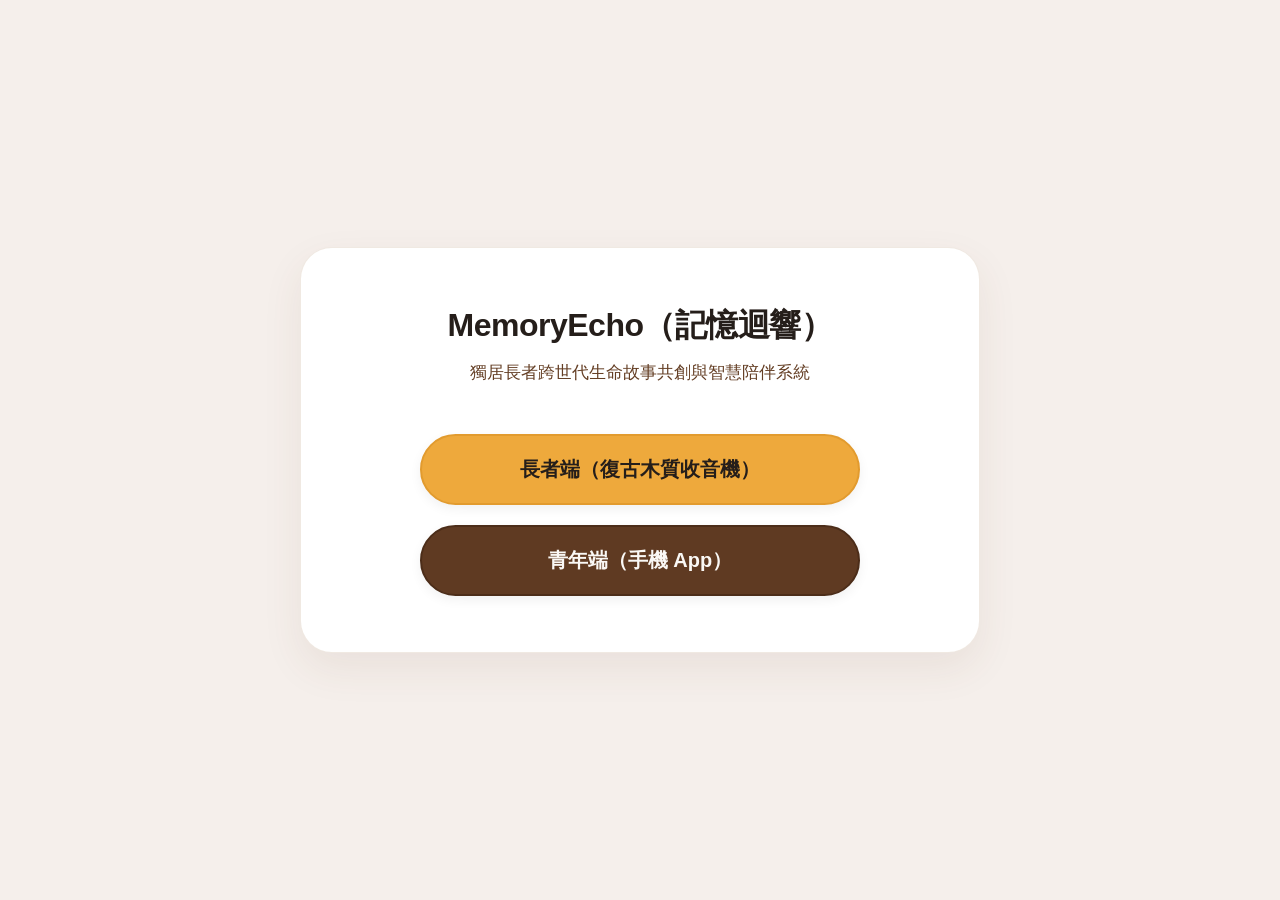
<file: index.html>
<!DOCTYPE html>
<html lang="zh-TW">
<head>
  <meta charset="UTF-8">
  <meta name="viewport" content="width=device-width, initial-scale=1.0">
  <title>MemoryEcho（記憶迴響）</title>
  <style>
    * {
      box-sizing: border-box;
      margin: 0;
      padding: 0;
    }
    body {
      background-color: #F5EFEB;
      font-family: -apple-system, BlinkMacSystemFont, "Segoe UI", Roboto, "PingFang TC", "Microsoft JhengHei", "Noto Sans TC", sans-serif;
      min-height: 100vh;
      display: flex;
      flex-direction: column;
      align-items: center;
      justify-content: center;
      padding: 24px;
      color: #251E1A;
    }
    .container {
      max-width: 680px;
      width: 100%;
      text-align: center;
      background: #FFFFFF;
      padding: 56px 40px;
      border-radius: 32px;
      box-shadow: 0 16px 40px rgba(100, 62, 36, 0.08);
      border: 1px solid rgba(157, 107, 62, 0.15);
    }
    .title {
      font-size: 32px;
      font-weight: 800;
      color: #251E1A;
      margin-bottom: 12px;
      letter-spacing: -0.5px;
    }
    .subtitle {
      font-size: 17px;
      color: #643E24;
      font-weight: 500;
      margin-bottom: 48px;
      line-height: 1.5;
    }
    .button-group {
      display: flex;
      flex-direction: column;
      gap: 20px;
      align-items: center;
    }
    .nav-btn {
      display: flex;
      align-items: center;
      justify-content: center;
      width: 100%;
      max-width: 440px;
      padding: 20px 28px;
      border-radius: 9999px;
      text-decoration: none;
      font-size: 20px;
      font-weight: 700;
      transition: all 0.2s ease;
      box-shadow: 0 4px 12px rgba(0, 0, 0, 0.06);
    }
    .nav-btn-elder {
      background-color: #EEA93C;
      color: #251E1A;
      border: 2px solid #E29B2E;
    }
    .nav-btn-elder:hover {
      background-color: #E29B2E;
      transform: translateY(-2px);
      box-shadow: 0 8px 20px rgba(238, 169, 60, 0.35);
    }
    .nav-btn-elder:active {
      transform: translateY(0);
    }
    .nav-btn-youth {
      background-color: #5F3A22;
      color: #FAF8F5;
      border: 2px solid #4C2D19;
    }
    .nav-btn-youth:hover {
      background-color: #4C2D19;
      transform: translateY(-2px);
      box-shadow: 0 8px 20px rgba(95, 58, 34, 0.3);
    }
    .nav-btn-youth:active {
      transform: translateY(0);
    }
  </style>
</head>
<body>
  <main class="container">
    <h1 class="title">MemoryEcho（記憶迴響）</h1>
    <p class="subtitle">獨居長者跨世代生命故事共創與智慧陪伴系統</p>
    <div class="button-group">
      <a href="elder.html" class="nav-btn nav-btn-elder">長者端（復古木質收音機）</a>
      <a href="youth.html" class="nav-btn nav-btn-youth">青年端（手機 App）</a>
    </div>
  </main>
</body>
</html>
</file>
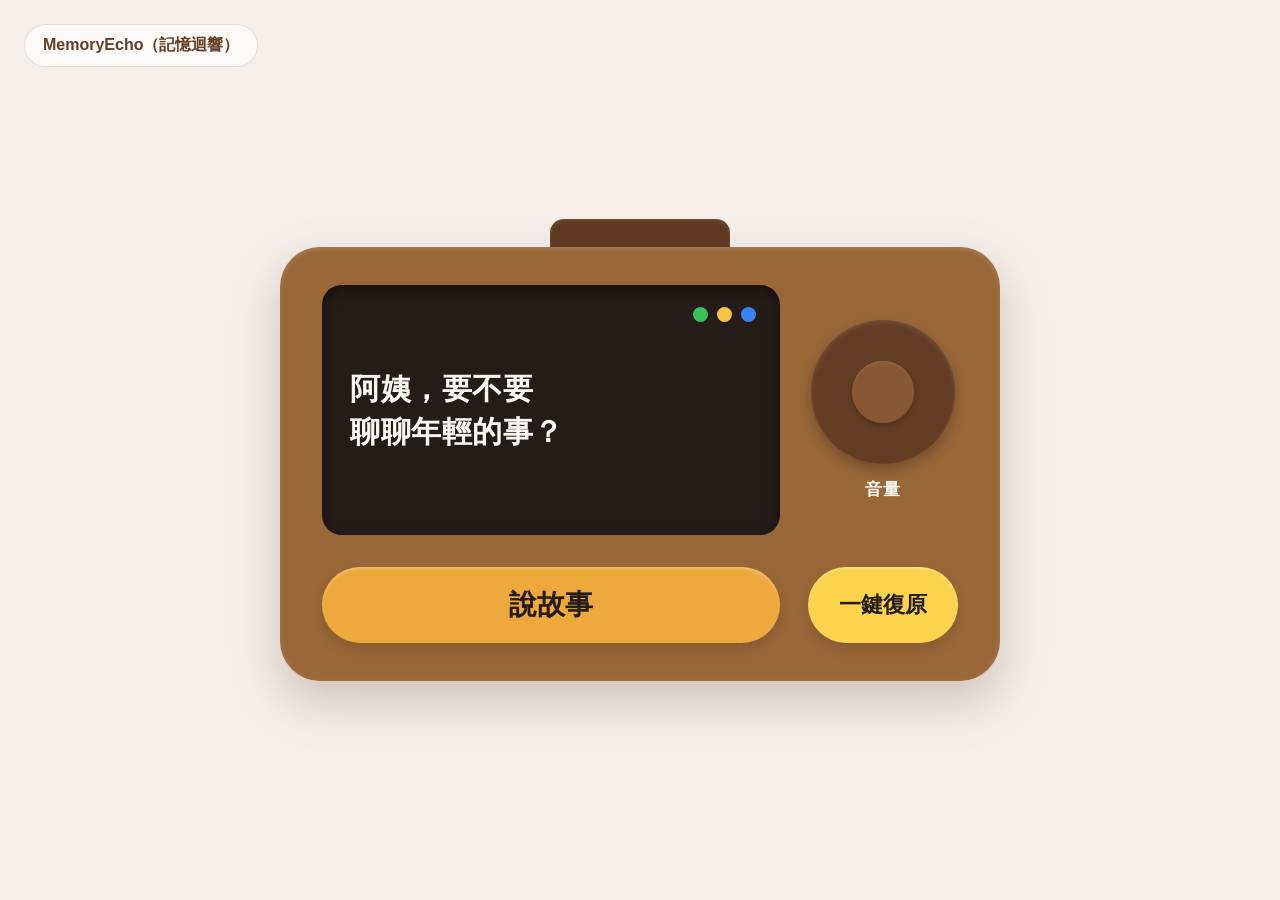
<file: elder.html>
<!DOCTYPE html>
<html lang="zh-TW">
<head>
  <meta charset="UTF-8">
  <meta name="viewport" content="width=device-width, initial-scale=1.0">
  <title>MemoryEcho（記憶迴響）- 長者端</title>
  <style>
    * {
      box-sizing: border-box;
      margin: 0;
      padding: 0;
    }
    body {
      background-color: #F5EFEB;
      font-family: -apple-system, BlinkMacSystemFont, "Segoe UI", Roboto, "PingFang TC", "Microsoft JhengHei", "Noto Sans TC", sans-serif;
      min-height: 100vh;
      display: flex;
      flex-direction: column;
      align-items: center;
      justify-content: center;
      padding: 24px;
      position: relative;
    }
    .back-nav {
      position: absolute;
      top: 24px;
      left: 24px;
      text-decoration: none;
      color: #643E24;
      font-weight: 700;
      font-size: 16px;
      background: rgba(255, 255, 255, 0.7);
      padding: 10px 18px;
      border-radius: 9999px;
      border: 1px solid rgba(157, 107, 62, 0.2);
      transition: all 0.2s ease;
    }
    .back-nav:hover {
      background: #FFFFFF;
      transform: translateY(-1px);
    }
    .radio-wrapper {
      display: flex;
      flex-direction: column;
      align-items: center;
      width: 100%;
      max-width: 720px;
      user-select: none;
    }
    .radio-handle {
      width: 180px;
      height: 32px;
      background-color: #5F3A22;
      border-radius: 14px 14px 0 0;
      margin-bottom: -4px;
      box-shadow: inset 0 2px 4px rgba(255, 255, 255, 0.1);
    }
    .radio-body {
      width: 100%;
      background-color: #9A6739;
      border-radius: 40px;
      padding: 38px 42px;
      box-shadow: 0 20px 48px rgba(95, 58, 34, 0.25), inset 0 2px 6px rgba(255, 255, 255, 0.15);
      display: flex;
      flex-direction: column;
      gap: 32px;
    }
    .radio-top-section {
      display: flex;
      align-items: center;
      justify-content: space-between;
      gap: 28px;
    }
    .screen-container {
      flex: 1;
      height: 250px;
      background-color: #241C18;
      border-radius: 20px;
      padding: 24px 28px;
      position: relative;
      display: flex;
      align-items: center;
      box-shadow: inset 0 4px 12px rgba(0, 0, 0, 0.45);
    }
    .confidence-lights {
      position: absolute;
      top: 22px;
      right: 24px;
      display: flex;
      align-items: center;
      gap: 9px;
    }
    .confidence-light-dot {
      width: 15px;
      height: 15px;
      border-radius: 50%;
      display: inline-block;
      transition: transform 0.2s ease, box-shadow 0.2s ease;
    }
    .light-green {
      background-color: #38C158;
    }
    .light-green.active {
      box-shadow: 0 0 10px #38C158;
    }
    .light-yellow {
      background-color: #F6C343;
    }
    .light-blue {
      background-color: #3B82F6;
    }
    .screen-text {
      color: #FAF7F2;
      font-size: 30px;
      font-weight: 700;
      line-height: 1.45;
      letter-spacing: 0.5px;
      transition: opacity 0.2s ease;
    }
    .knob-section {
      display: flex;
      flex-direction: column;
      align-items: center;
      justify-content: center;
      width: 150px;
    }
    .knob-outer {
      width: 144px;
      height: 144px;
      background-color: #633E25;
      border-radius: 50%;
      display: flex;
      align-items: center;
      justify-content: center;
      box-shadow: 0 6px 14px rgba(0, 0, 0, 0.25), inset 0 2px 4px rgba(255, 255, 255, 0.1);
      cursor: pointer;
      transition: transform 0.2s ease;
    }
    .knob-outer:active {
      transform: scale(0.98);
    }
    .knob-inner {
      width: 62px;
      height: 62px;
      background-color: #875833;
      border-radius: 50%;
      box-shadow: 0 3px 6px rgba(0, 0, 0, 0.2), inset 0 1px 2px rgba(255, 255, 255, 0.15);
    }
    .knob-label {
      color: #FAF7F2;
      font-size: 17px;
      font-weight: 700;
      margin-top: 14px;
      letter-spacing: 1px;
    }
    .radio-bottom-section {
      display: flex;
      align-items: center;
      justify-content: space-between;
      gap: 28px;
    }
    .btn-story {
      flex: 1;
      height: 76px;
      background-color: #EEA93C;
      border: none;
      border-radius: 38px;
      color: #241C18;
      font-size: 28px;
      font-weight: 700;
      cursor: pointer;
      box-shadow: 0 6px 14px rgba(0, 0, 0, 0.12), inset 0 2px 3px rgba(255, 255, 255, 0.25);
      transition: transform 0.1s ease, filter 0.15s ease;
      display: flex;
      align-items: center;
      justify-content: center;
    }
    .btn-story:hover {
      filter: brightness(1.03);
    }
    .btn-story:active {
      transform: scale(0.97);
      filter: brightness(0.96);
    }
    .btn-reset {
      width: 150px;
      height: 76px;
      background-color: #FCD34D;
      border: none;
      border-radius: 38px;
      color: #241C18;
      font-size: 22px;
      font-weight: 700;
      cursor: pointer;
      box-shadow: 0 6px 14px rgba(0, 0, 0, 0.12), inset 0 2px 3px rgba(255, 255, 255, 0.25);
      transition: transform 0.1s ease, filter 0.15s ease;
      display: flex;
      align-items: center;
      justify-content: center;
    }
    .btn-reset:hover {
      filter: brightness(1.03);
    }
    .btn-reset:active {
      transform: scale(0.97);
      filter: brightness(0.96);
    }
    @media (max-width: 768px) {
      .radio-body {
        padding: 24px;
        border-radius: 28px;
      }
      .screen-container {
        height: 200px;
      }
      .screen-text {
        font-size: 22px;
      }
      .knob-outer {
        width: 100px;
        height: 100px;
      }
      .knob-inner {
        width: 44px;
        height: 44px;
      }
      .knob-section {
        width: 110px;
      }
      .btn-story {
        font-size: 22px;
        height: 64px;
      }
      .btn-reset {
        width: 110px;
        font-size: 18px;
        height: 64px;
      }
    }
  </style>
</head>
<body>
  <a href="index.html" class="back-nav">MemoryEcho（記憶迴響）</a>

  <div class="radio-wrapper">
    <div class="radio-handle"></div>
    <div class="radio-body">
      <div class="radio-top-section">
        <div class="screen-container">
          <div class="confidence-lights">
            <span id="lightGreen" class="confidence-light-dot light-green"></span>
            <span id="lightYellow" class="confidence-light-dot light-yellow"></span>
            <span id="lightBlue" class="confidence-light-dot light-blue"></span>
          </div>
          <div id="screenText" class="screen-text">阿姨，要不要<br>聊聊年輕的事？</div>
        </div>
        <div class="knob-section">
          <div id="knobOuter" class="knob-outer">
            <div class="knob-inner"></div>
          </div>
          <div class="knob-label">音量</div>
        </div>
      </div>

      <div class="radio-bottom-section">
        <button id="btnStory" class="btn-story" type="button">說故事</button>
        <button id="btnReset" class="btn-reset" type="button">一鍵復原</button>
      </div>
    </div>
  </div>

  <script>
    const screenText = document.getElementById('screenText');
    const lightGreen = document.getElementById('lightGreen');
    const btnStory = document.getElementById('btnStory');
    const btnReset = document.getElementById('btnReset');
    const knobOuter = document.getElementById('knobOuter');

    let knobRotation = 0;

    btnStory.addEventListener('click', () => {
      screenText.style.opacity = '0';
      setTimeout(() => {
        screenText.innerHTML = '正在聆聽…<br>「1970 年代，大稻埕…」';
        screenText.style.opacity = '1';
        lightGreen.classList.add('active');
      }, 150);
    });

    btnReset.addEventListener('click', () => {
      screenText.style.opacity = '0';
      setTimeout(() => {
        screenText.innerHTML = '阿姨，要不要<br>聊聊年輕的事？';
        screenText.style.opacity = '1';
        lightGreen.classList.remove('active');
      }, 150);
    });

    knobOuter.addEventListener('click', () => {
      knobRotation = (knobRotation + 30) % 360;
      knobOuter.style.transform = `rotate(${knobRotation}deg)`;
    });
  </script>
</body>
</html>
</file>
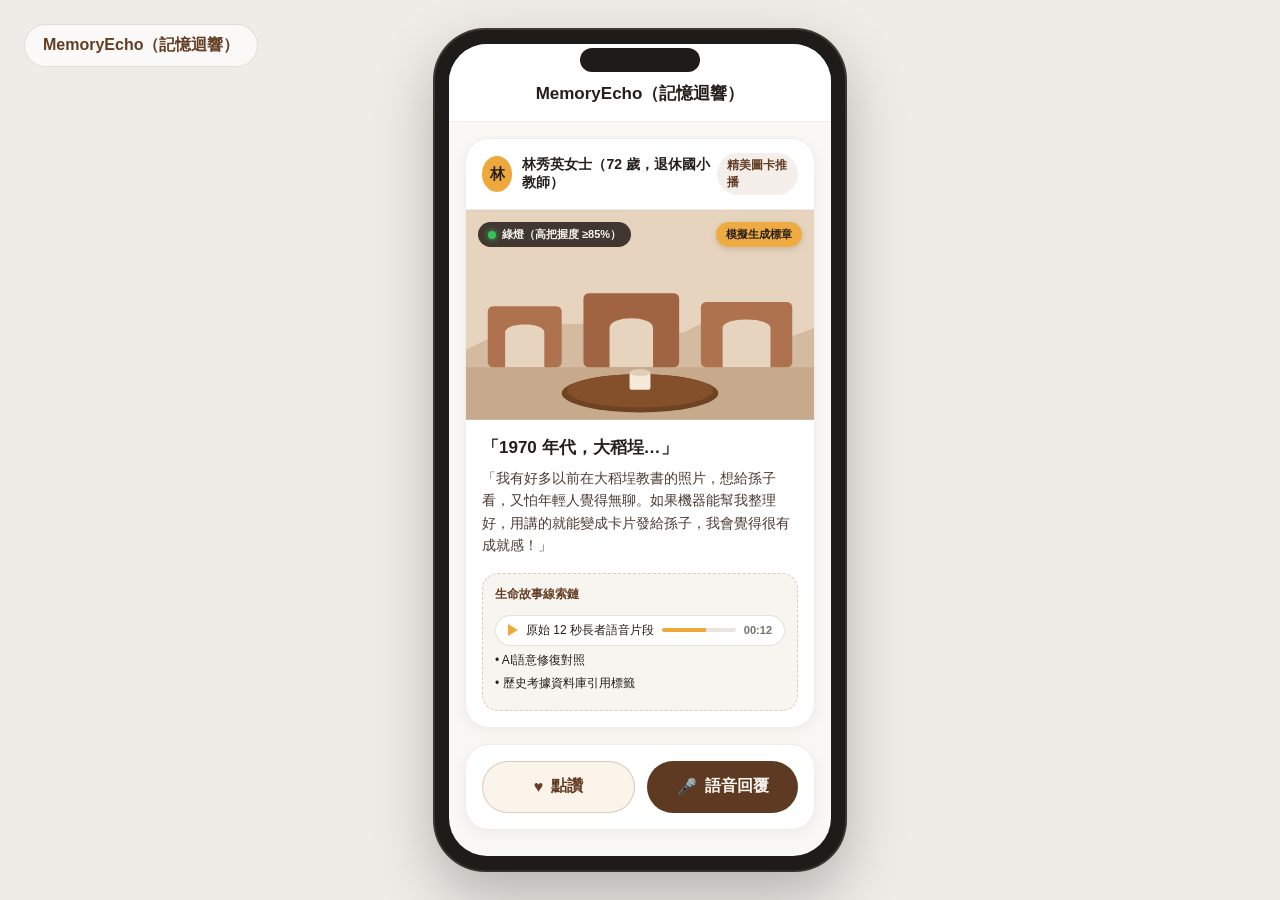
<file: youth.html>
<!DOCTYPE html>
<html lang="zh-TW">
<head>
  <meta charset="UTF-8">
  <meta name="viewport" content="width=device-width, initial-scale=1.0">
  <title>MemoryEcho（記憶迴響）- 青年端</title>
  <style>
    * {
      box-sizing: border-box;
      margin: 0;
      padding: 0;
    }
    body {
      background-color: #EFEBE7;
      font-family: -apple-system, BlinkMacSystemFont, "Segoe UI", Roboto, "PingFang TC", "Microsoft JhengHei", "Noto Sans TC", sans-serif;
      min-height: 100vh;
      display: flex;
      flex-direction: column;
      align-items: center;
      justify-content: center;
      padding: 24px;
      position: relative;
      color: #251E1A;
    }
    .back-nav {
      position: absolute;
      top: 24px;
      left: 24px;
      text-decoration: none;
      color: #643E24;
      font-weight: 700;
      font-size: 16px;
      background: rgba(255, 255, 255, 0.7);
      padding: 10px 18px;
      border-radius: 9999px;
      border: 1px solid rgba(157, 107, 62, 0.2);
      transition: all 0.2s ease;
    }
    .back-nav:hover {
      background: #FFFFFF;
      transform: translateY(-1px);
    }

    /* 手機外框 Mobile Device Frame */
    .mobile-mockup {
      width: 100%;
      max-width: 410px;
      height: 840px;
      background: #1E1B18;
      border-radius: 50px;
      padding: 14px;
      box-shadow: 0 24px 60px rgba(0, 0, 0, 0.25), 0 0 0 2px #443B34;
      position: relative;
      display: flex;
      flex-direction: column;
    }
    .mobile-notch {
      width: 120px;
      height: 24px;
      background: #1E1B18;
      position: absolute;
      top: 18px;
      left: 50%;
      transform: translateX(-50%);
      border-radius: 14px;
      z-index: 100;
    }
    .mobile-screen {
      flex: 1;
      background: #FAF8F5;
      border-radius: 38px;
      overflow-y: auto;
      overflow-x: hidden;
      display: flex;
      flex-direction: column;
      position: relative;
    }

    /* App 頂部狀態與標題 */
    .app-header {
      padding: 38px 20px 16px;
      background: #FFFFFF;
      border-bottom: 1px solid rgba(0, 0, 0, 0.06);
      text-align: center;
      position: sticky;
      top: 0;
      z-index: 10;
    }
    .app-title {
      font-size: 17px;
      font-weight: 700;
      color: #251E1A;
    }

    /* 故事卡容器 */
    .content-area {
      padding: 16px;
      display: flex;
      flex-direction: column;
      gap: 16px;
    }
    .story-card {
      background: #FFFFFF;
      border-radius: 24px;
      overflow: hidden;
      box-shadow: 0 4px 16px rgba(0, 0, 0, 0.05);
      border: 1px solid rgba(157, 107, 62, 0.12);
      display: flex;
      flex-direction: column;
    }
    .sender-bar {
      padding: 14px 16px;
      display: flex;
      align-items: center;
      justify-content: space-between;
      border-bottom: 1px solid #F5EFEB;
    }
    .sender-info {
      display: flex;
      align-items: center;
      gap: 10px;
    }
    .sender-avatar {
      width: 36px;
      height: 36px;
      border-radius: 50%;
      background: #EEA93C;
      color: #251E1A;
      display: flex;
      align-items: center;
      justify-content: center;
      font-weight: 800;
      font-size: 15px;
    }
    .sender-name {
      font-size: 14px;
      font-weight: 700;
      color: #251E1A;
    }
    .tag-feed {
      font-size: 12px;
      font-weight: 600;
      background: #F5EFEB;
      color: #643E24;
      padding: 4px 10px;
      border-radius: 9999px;
    }

    /* 插圖與 XAI 標籤區 */
    .image-box {
      position: relative;
      width: 100%;
      height: 210px;
      background: #D9C5B2;
      overflow: hidden;
    }
    .image-box svg {
      width: 100%;
      height: 100%;
      display: block;
      object-fit: cover;
    }
    .badge-confidence {
      position: absolute;
      top: 12px;
      left: 12px;
      background: rgba(36, 28, 24, 0.85);
      backdrop-filter: blur(4px);
      color: #FAF7F2;
      font-size: 11px;
      font-weight: 600;
      padding: 5px 10px;
      border-radius: 9999px;
      display: flex;
      align-items: center;
      gap: 6px;
    }
    .dot-green {
      width: 8px;
      height: 8px;
      border-radius: 50%;
      background-color: #38C158;
      box-shadow: 0 0 6px #38C158;
    }
    .badge-source {
      position: absolute;
      top: 12px;
      right: 12px;
      background: rgba(238, 169, 60, 0.95);
      color: #251E1A;
      font-size: 11px;
      font-weight: 700;
      padding: 5px 10px;
      border-radius: 9999px;
      cursor: pointer;
      box-shadow: 0 2px 6px rgba(0, 0, 0, 0.15);
      border: none;
      transition: transform 0.1s ease;
    }
    .badge-source:active {
      transform: scale(0.96);
    }
    .attribution-popup {
      display: none;
      position: absolute;
      bottom: 10px;
      left: 12px;
      right: 12px;
      background: rgba(36, 28, 24, 0.92);
      backdrop-filter: blur(8px);
      color: #FAF7F2;
      padding: 10px 12px;
      border-radius: 12px;
      font-size: 12px;
      line-height: 1.45;
      box-shadow: 0 4px 12px rgba(0,0,0,0.25);
    }
    .attribution-popup.active {
      display: block;
      animation: fadeIn 0.2s ease;
    }
    @keyframes fadeIn {
      from { opacity: 0; transform: translateY(4px); }
      to { opacity: 1; transform: translateY(0); }
    }

    /* 故事內文 */
    .story-body {
      padding: 16px;
    }
    .story-heading {
      font-size: 17px;
      font-weight: 800;
      color: #251E1A;
      margin-bottom: 8px;
    }
    .story-paragraph {
      font-size: 14px;
      line-height: 1.6;
      color: #4C3B32;
    }

    /* 生命故事線索鏈 (XAI Provenance) */
    .provenance-section {
      background: #F7F5F0;
      margin: 0 16px 16px;
      padding: 12px;
      border-radius: 16px;
      border: 1px dashed rgba(157, 107, 62, 0.3);
    }
    .provenance-title {
      font-size: 12px;
      font-weight: 700;
      color: #643E24;
      margin-bottom: 8px;
    }
    .provenance-item {
      display: flex;
      align-items: center;
      gap: 8px;
      font-size: 12px;
      color: #251E1A;
      margin-bottom: 6px;
    }
    .audio-player-mock {
      display: flex;
      align-items: center;
      gap: 8px;
      background: #FFFFFF;
      padding: 6px 12px;
      border-radius: 9999px;
      border: 1px solid rgba(157, 107, 62, 0.2);
      cursor: pointer;
      width: 100%;
      margin-top: 4px;
    }
    .audio-play-icon {
      width: 0;
      height: 0;
      border-top: 6px solid transparent;
      border-bottom: 6px solid transparent;
      border-left: 10px solid #EEA93C;
    }
    .audio-progress {
      flex: 1;
      height: 4px;
      background: #EAE6DF;
      border-radius: 2px;
      position: relative;
      overflow: hidden;
    }
    .audio-progress-bar {
      width: 60%;
      height: 100%;
      background: #EEA93C;
    }
    .audio-time {
      font-size: 11px;
      color: #7A716A;
      font-weight: 600;
    }

    /* 青年端互動操作欄 (按鈕) */
    .actions-bar {
      display: flex;
      gap: 12px;
      padding: 16px;
      background: #FFFFFF;
      border-radius: 24px;
      box-shadow: 0 4px 16px rgba(0, 0, 0, 0.05);
      border: 1px solid rgba(157, 107, 62, 0.12);
    }
    .btn-action {
      flex: 1;
      height: 52px;
      border-radius: 26px;
      border: none;
      font-size: 16px;
      font-weight: 700;
      cursor: pointer;
      display: flex;
      align-items: center;
      justify-content: center;
      gap: 8px;
      transition: all 0.2s ease;
    }
    .btn-like {
      background-color: #FAF4EB;
      color: #643E24;
      border: 1px solid rgba(157, 107, 62, 0.3);
    }
    .btn-like.liked {
      background-color: #EEA93C;
      color: #251E1A;
      border-color: #EEA93C;
    }
    .btn-reply {
      background-color: #5F3A22;
      color: #FAF7F2;
    }
    .btn-reply.replied {
      background-color: #38C158;
      color: #FFFFFF;
    }
    .btn-action:active {
      transform: scale(0.97);
    }

    /* 互動回饋提示 (皆出自 PDF) */
    .feedback-box {
      display: none;
      background: #FFFFFF;
      border-radius: 20px;
      padding: 14px 16px;
      border-left: 5px solid #EEA93C;
      box-shadow: 0 4px 14px rgba(0, 0, 0, 0.05);
    }
    .feedback-box.active {
      display: block;
      animation: fadeIn 0.25s ease;
    }
    .feedback-text-main {
      font-size: 13px;
      font-weight: 700;
      color: #251E1A;
      margin-bottom: 4px;
    }
    .feedback-text-sub {
      font-size: 12px;
      color: #643E24;
      line-height: 1.45;
    }
  </style>
</head>
<body>
  <a href="index.html" class="back-nav">MemoryEcho（記憶迴響）</a>

  <div class="mobile-mockup">
    <div class="mobile-notch"></div>
    <div class="mobile-screen">
      <!-- 頂部標題 -->
      <header class="app-header">
        <h1 class="app-title">MemoryEcho（記憶迴響）</h1>
      </header>

      <!-- 主要內容區域 -->
      <div class="content-area">
        <!-- 故事卡 -->
        <article class="story-card">
          <!-- 發送人資訊 -->
          <div class="sender-bar">
            <div class="sender-info">
              <div class="sender-avatar">林</div>
              <div class="sender-name">林秀英女士（72 歲，退休國小教師）</div>
            </div>
            <span class="tag-feed">精美圖卡推播</span>
          </div>

          <!-- 插圖與標籤 -->
          <div class="image-box">
            <!-- 復古大稻埕記憶插圖 (SVG) -->
            <svg viewBox="0 0 400 240" fill="none" xmlns="http://www.w3.org/2000/svg">
              <rect width="400" height="240" fill="#E8DFD3"/>
              <!-- 遠景老街屋天際線 -->
              <path d="M0 160L30 145L70 145L90 130L140 130L160 150L210 140L250 140L280 125L330 125L360 150L400 135V240H0V160Z" fill="#D3C3AF"/>
              <path d="M0 180H400V240H0V180Z" fill="#C2AF99"/>
              <!-- 大稻埕紅磚騎樓與拱門 -->
              <rect x="25" y="110" width="85" height="70" rx="6" fill="#A86F54"/>
              <path d="M45 180V140C45 128 90 128 90 140V180" fill="#E8DFD3"/>
              <rect x="135" y="95" width="110" height="85" rx="6" fill="#996047"/>
              <path d="M165 180V135C165 120 215 120 215 135V180" fill="#E8DFD3"/>
              <rect x="270" y="105" width="105" height="75" rx="6" fill="#A86F54"/>
              <path d="M295 180V135C295 122 350 122 350 135V180" fill="#E8DFD3"/>
              <!-- 木頭餐桌與復古茶具 -->
              <ellipse cx="200" cy="210" rx="90" ry="22" fill="#5F3A22"/>
              <ellipse cx="200" cy="207" rx="84" ry="19" fill="#78492C"/>
              <rect x="188" y="186" width="24" height="20" rx="3" fill="#FAF7F2"/>
              <ellipse cx="200" cy="186" rx="12" ry="4" fill="#E0D7CC"/>
              <!-- 溫暖色調遮罩 -->
              <rect width="400" height="240" fill="#D9822B" opacity="0.12"/>
            </svg>

            <!-- 信心燈 -->
            <div class="badge-confidence">
              <span class="dot-green"></span>
              <span>綠燈（高把握度 ≥85%）</span>
            </div>

            <!-- 溯源標章 -->
            <button id="btnBadgeSource" class="badge-source" type="button">模擬生成標章</button>

            <!-- 溯源說明彈出卡 -->
            <div id="attributionPopup" class="attribution-popup">
              『阿姨，這是根據您說的木頭餐桌，加上 1970年代大稻埕老街景幫您合成的記憶圖喔！』
            </div>
          </div>

          <!-- 故事正文 -->
          <div class="story-body">
            <h2 class="story-heading">「1970 年代，大稻埕…」</h2>
            <p class="story-paragraph">「我有好多以前在大稻埕教書的照片，想給孫子看，又怕年輕人覺得無聊。如果機器能幫我整理好，用講的就能變成卡片發給孫子，我會覺得很有成就感！」</p>
          </div>

          <!-- 生命故事線索鏈 -->
          <div class="provenance-section">
            <div class="provenance-title">生命故事線索鏈</div>
            <div class="provenance-item">
              <div class="audio-player-mock">
                <div class="audio-play-icon"></div>
                <span>原始 12 秒長者語音片段</span>
                <div class="audio-progress">
                  <div class="audio-progress-bar"></div>
                </div>
                <span class="audio-time">00:12</span>
              </div>
            </div>
            <div class="provenance-item">• AI語意修復對照</div>
            <div class="provenance-item">• 歷史考據資料庫引用標籤</div>
          </div>
        </article>

        <!-- 青年端互動操作欄 (點讚、語音回覆) -->
        <div class="actions-bar">
          <button id="btnLike" class="btn-action btn-like" type="button">
            <span id="likeIcon">♥</span>
            <span id="likeText">點讚</span>
          </button>
          <button id="btnReply" class="btn-action btn-reply" type="button">
            <span>🎤</span>
            <span id="replyText">語音回覆</span>
          </button>
        </div>

        <!-- 互動回饋區 -->
        <div id="feedbackBox" class="feedback-box">
          <div id="feedbackTitle" class="feedback-text-main"></div>
          <div id="feedbackDesc" class="feedback-text-sub"></div>
        </div>
      </div>
    </div>
  </div>

  <script>
    const btnBadgeSource = document.getElementById('btnBadgeSource');
    const attributionPopup = document.getElementById('attributionPopup');
    const btnLike = document.getElementById('btnLike');
    const btnReply = document.getElementById('btnReply');
    const feedbackBox = document.getElementById('feedbackBox');
    const feedbackTitle = document.getElementById('feedbackTitle');
    const feedbackDesc = document.getElementById('feedbackDesc');

    let isLiked = false;
    let isReplied = false;

    // 點擊溯源標章
    btnBadgeSource.addEventListener('click', () => {
      attributionPopup.classList.toggle('active');
    });

    // 點讚互動
    btnLike.addEventListener('click', () => {
      isLiked = !isLiked;
      if (isLiked) {
        btnLike.classList.add('liked');
        feedbackBox.classList.add('active');
        feedbackTitle.innerText = '青年端發送點讚';
        feedbackDesc.innerText = '適合高齡者收聽之語音朗讀、實體燈光變化與互動紀錄。';
      } else {
        btnLike.classList.remove('liked');
        if (!isReplied) {
          feedbackBox.classList.remove('active');
        }
      }
    });

    // 語音回覆互動
    btnReply.addEventListener('click', () => {
      isReplied = !isReplied;
      if (isReplied) {
        btnReply.classList.add('replied');
        feedbackBox.classList.add('active');
        feedbackTitle.innerText = '青年端的文字/語音回覆';
        feedbackDesc.innerText = '長者收音機發出溫馨鈴聲並朗讀回應。';
      } else {
        btnReply.classList.remove('replied');
        if (!isLiked) {
          feedbackBox.classList.remove('active');
        } else {
          feedbackTitle.innerText = '青年端發送點讚';
          feedbackDesc.innerText = '適合高齡者收聽之語音朗讀、實體燈光變化與互動紀錄。';
        }
      }
    });
  </script>
</body>
</html>
</file>
